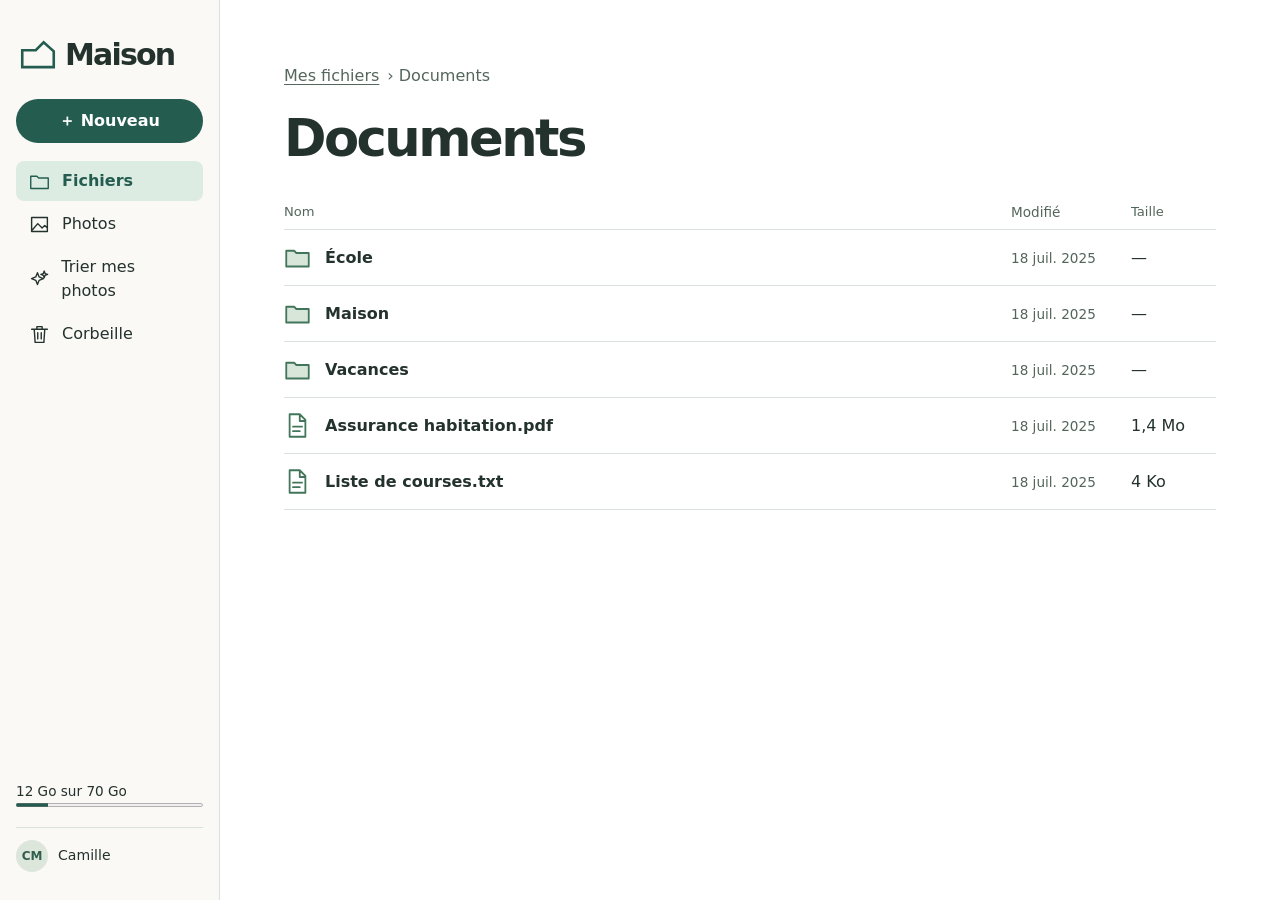
<file: docs/maison/index.html>
<!doctype html>
<html lang="fr">
  <head>
    <meta charset="utf-8" />
    <meta name="viewport" content="width=device-width,initial-scale=1" />
    <title>Maison · Maquette</title>
    <link rel="stylesheet" href="maison.css" />
  </head>
  <body>
    <aside>
      <div class="brand">
        <svg
          viewBox="0 0 32 28"
          fill="none"
          stroke="currentColor"
          stroke-width="2.3"
          aria-hidden="true"
        >
          <path d="M2 10h12l7-7 9 8v14H2z" /></svg
        >Maison
      </div>
      <button class="new" id="new">＋ Nouveau</button>
      <nav aria-label="Navigation principale">
        <button data-view="files">Fichiers</button
        ><button data-view="photos">Photos</button
        ><button data-view="review">Trier mes photos</button
        ><button data-view="trash">Corbeille</button>
      </nav>
      <div class="usage">
        12 Go sur 70 Go<progress
          value="12"
          max="70"
          aria-label="Quota fictif"
        ></progress>
      </div>
      <div class="workspace"><b class="initials">CM</b> Camille</div>
    </aside>
    <main>
      <article id="view"></article>
      <p id="status" role="status"></p>
    </main>
    <dialog id="modal">
      <div id="details"></div>
      <div class="actions"><button id="close">Fermer</button></div>
    </dialog>
    <script src="maison.js"></script>
  </body>
</html>
</file>
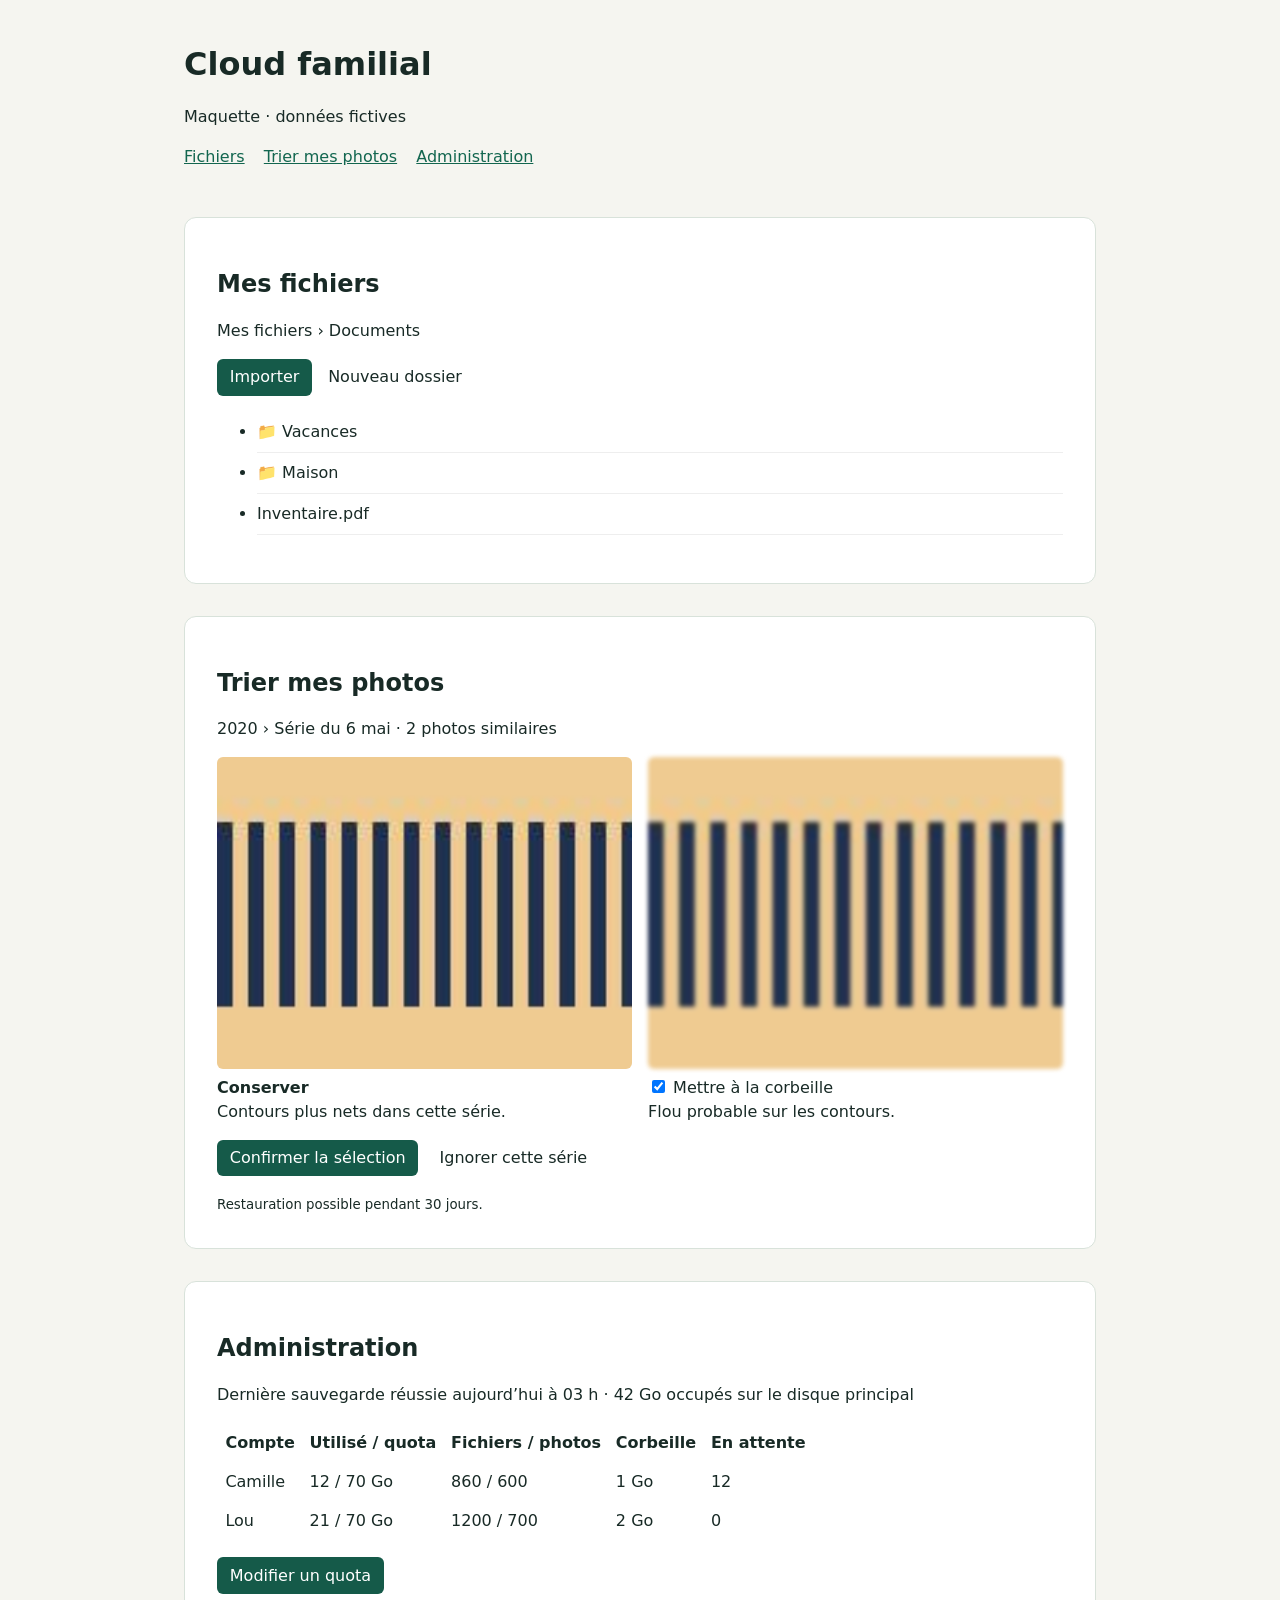
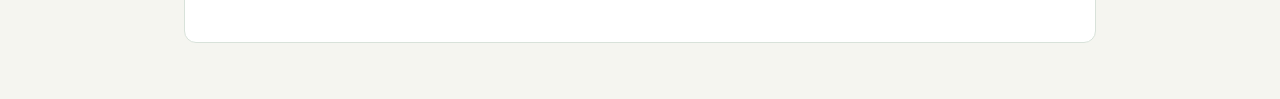
<file: docs/ecrans.html>
<!doctype html>
<html lang="fr"><meta charset="utf-8"><meta name="viewport" content="width=device-width,initial-scale=1">
<title>Cloud familial · maquette des trois écrans</title>
<style>
*{box-sizing:border-box}body{margin:0;background:#f5f5f0;color:#182a26;font:16px/1.5 system-ui,sans-serif}header,main{max-width:960px;margin:auto;padding:1.5rem}nav{display:flex;gap:1.2rem;flex-wrap:wrap}nav a{color:#12664f}section{background:white;border:1px solid #d8e2da;border-radius:12px;padding:clamp(1rem,4vw,2rem);margin:0 0 2rem}h1,h2{line-height:1.2}img{width:100%;border-radius:6px}figure{margin:0}figure+figure img{filter:blur(2px)}.pair{display:grid;grid-template-columns:repeat(2,minmax(0,1fr));gap:1rem}.action{display:inline-block;background:#155a49;color:white;border-radius:6px;padding:.4rem .8rem}li{padding:.5rem 0;border-bottom:1px solid #eee}th,td{text-align:left;padding:.4rem}.scroll{overflow-x:auto}
</style>
<header><h1>Cloud familial</h1><p>Maquette · données fictives</p><nav><a href="#fichiers">Fichiers</a><a href="#tri">Trier mes photos</a><a href="#admin">Administration</a></nav></header>
<main><section id="fichiers"><h2>Mes fichiers</h2><p>Mes fichiers › Documents</p><span class="action">Importer</span>　Nouveau dossier
<ul><li>📁 Vacances</li><li>📁 Maison</li><li>Inventaire.pdf</li></ul></section>
<section id="tri"><h2>Trier mes photos</h2><p>2020 › Série du 6 mai · 2 photos similaires</p><div class="pair">
<figure><img src="../tests/mire.jpg" alt="Mire aux contours nets"><figcaption><b>Conserver</b><br>Contours plus nets dans cette série.</figcaption></figure>
<figure><img src="../tests/mire.jpg" alt="Même mire avec un flou simulé"><figcaption><label><input type="checkbox" checked> Mettre à la corbeille</label><br>Flou probable sur les contours.</figcaption></figure></div><p><span class="action">Confirmer la sélection</span>　 Ignorer cette série</p><small>Restauration possible pendant 30 jours.</small></section>
<section id="admin"><h2>Administration</h2><p>Dernière sauvegarde réussie aujourd’hui à 03 h · 42 Go occupés sur le disque principal</p><div class="scroll"><table><thead><tr><th>Compte</th><th>Utilisé / quota</th><th>Fichiers / photos</th><th>Corbeille</th><th>En attente</th></tr></thead><tbody><tr><td>Camille</td><td>12 / 70 Go</td><td>860 / 600</td><td>1 Go</td><td>12</td></tr><tr><td>Lou</td><td>21 / 70 Go</td><td>1200 / 700</td><td>2 Go</td><td>0</td></tr></tbody></table></div><p><span class="action">Modifier un quota</span></p></section></main></html>
</file>
<file: docs/maison/maison.css>
:root {
  --pin: #245d50;
  --sauge: #ddece3;
  --fond: #faf9f6;
  --encre: #24322e;
  --ligne: #dbe1dc;
}
* {
  box-sizing: border-box;
}
body {
  margin: 0;
  background: var(--fond);
  color: var(--encre);
  font:
    16px/1.5 system-ui,
    sans-serif;
  display: grid;
  grid-template-columns: 220px 1fr;
  min-height: 100vh;
}
aside {
  padding: 28px 16px;
  display: flex;
  flex-direction: column;
  gap: 18px;
  border-right: 1px solid var(--ligne);
}
.brand {
  font-size: 30px;
  font-weight: 700;
  letter-spacing: -0.06em;
  display: flex;
  align-items: center;
  gap: 9px;
}
.brand svg {
  width: 36px;
  color: var(--pin);
}
button,
select,
input {
  font: inherit;
  color: inherit;
}
button,
.pick {
  cursor: pointer;
  background: white;
  border: 1px solid var(--ligne);
  border-radius: 8px;
  padding: 8px 13px;
}
.new,
.primary {
  background: var(--pin);
  color: white;
  border: 0;
}
.new {
  border-radius: 24px;
}
.primary:disabled {
  opacity: 0.45;
  cursor: default;
}
button:focus-visible,
input:focus-visible,
a:focus-visible {
  outline: 3px solid #537baf;
  outline-offset: 2px;
}
nav {
  display: grid;
  gap: 3px;
}
nav button {
  background: transparent;
  border: 0;
  text-align: left;
}
nav [aria-current] {
  background: var(--sauge);
  color: var(--pin);
  font-weight: 650;
}
.usage {
  margin-top: auto;
  font-size: 0.85rem;
}
.usage progress {
  display: block;
  width: 100%;
  height: 8px;
  accent-color: var(--pin);
}
main {
  padding: clamp(18px, 5vw, 72px);
  background: white;
  min-width: 0;
}
main > * {
  max-width: 1050px;
}
h1 {
  font-size: clamp(32px, 4vw, 52px);
  line-height: 1.1;
  letter-spacing: -0.05em;
  margin: 22px 0 28px;
}
h2 {
  font-size: 1.2rem;
}
.crumb {
  display: flex;
  gap: 8px;
  flex-wrap: wrap;
  align-items: center;
  color: #55665d;
}
.crumb button,
.name {
  border: 0;
  background: none;
  padding: 0;
  text-align: left;
}
.crumb button {
  text-decoration: underline;
  text-underline-offset: 3px;
}
.row {
  display: grid;
  grid-template-columns: minmax(0, 1fr) 110px 85px;
  gap: 10px;
  align-items: center;
  min-height: 56px;
  border-bottom: 1px solid var(--ligne);
}
.row.head {
  font-size: 0.82rem;
  color: #53665c;
  min-height: 36px;
}
.name {
  font-weight: 560;
  overflow-wrap: anywhere;
}
.type {
  font-size: 0.85rem;
  color: #53665c;
}
.folder {
  color: #42765a;
  margin-right: 8px;
}
.pair {
  display: grid;
  grid-template-columns: 1fr 1fr;
  gap: clamp(10px, 2vw, 24px);
}
figure {
  margin: 0;
  min-width: 0;
}
figure button {
  display: block;
  width: 100%;
  padding: 0;
  overflow: hidden;
  border: 0;
  border-radius: 9px;
  background: #e8f1eb;
}
figure img {
  width: 100%;
  aspect-ratio: 1.55;
  object-fit: cover;
  display: block;
}
.soft {
  filter: blur(2.5px);
  transform: scale(1.02);
}
figcaption {
  padding-top: 10px;
}
figcaption p {
  margin: 6px 0;
  font-size: 0.9rem;
}
.keep {
  background: var(--sauge);
  color: var(--pin);
  border-radius: 6px;
  padding: 2px 6px;
}
input[type="checkbox"] {
  accent-color: var(--pin);
}
.actions {
  margin-top: 22px;
  display: flex;
  gap: 10px;
  flex-wrap: wrap;
}
.hint {
  color: #53665c;
  font-size: 0.88rem;
}
.pick {
  display: inline-flex;
  align-items: center;
  margin: 8px 0;
}
.pick:focus-within {
  outline: 2px solid var(--pin);
}
.pick input {
  width: 1px;
  height: 1px;
  opacity: 0;
}
.empty {
  background: var(--fond);
  padding: 16px;
  border-radius: 8px;
}
dialog {
  border: 1px solid var(--ligne);
  border-radius: 12px;
  max-width: min(720px, 95vw);
  color: inherit;
}
dialog::backdrop {
  background: #14251c77;
}
dialog img {
  max-width: 100%;
  max-height: 65vh;
  display: block;
}
dialog input[type="text"] {
  max-width: 100%;
  padding: 7px;
}
#status {
  min-height: 1.5em;
  color: var(--pin);
}
[hidden] {
  display: none !important;
}
@media (max-width: 720px) {
  body {
    display: block;
  }
  aside {
    padding: 8px 16px;
    border: 0;
    border-bottom: 1px solid var(--ligne);
    flex-direction: row;
    align-items: center;
    justify-content: space-between;
  }
  aside .brand {
    font-size: 23px;
  }
  .usage {
    display: none;
  }
  nav {
    z-index: 1;
    position: fixed;
    bottom: 0;
    left: 0;
    right: 0;
    background: var(--fond);
    border-top: 1px solid var(--ligne);
    display: flex;
    justify-content: space-around;
    padding: 8px 3px max(8px, env(safe-area-inset-bottom));
  }
  nav button {
    font-size: 0.82rem;
    padding: 8px;
  }
  .new {
    font-size: 0.9rem;
  }
  main {
    min-height: calc(100vh - 55px);
    padding: 24px 14px 88px;
  }
  .row {
    grid-template-columns: 1fr 75px;
  }
  .row .type {
    display: none;
  }
  .pair img {
    aspect-ratio: 1.12;
  }
  figcaption p {
    font-size: 0.8rem;
  }
  .actions button {
    flex: auto;
  }
}
.sym {
  width: 21px;
  height: 21px;
  fill: none;
  stroke: currentColor;
  stroke-linejoin: round;
  stroke-linecap: round;
  stroke-width: 1.6;
  vertical-align: middle;
}
.folder .sym {
  width: 27px;
  height: 27px;
}
.folder:has(path[d^="M2 "]) .sym {
  fill: #d7e6d8;
}
.name {
  display: flex;
  align-items: center;
  gap: 6px;
}
nav button {
  display: flex;
  gap: 12px;
  align-items: center;
}
figure button:hover img {
  opacity: 0.92;
}
button:not(:disabled):hover,
.pick:hover {
  box-shadow: inset 0 0 0 30rem #65877612;
}
.new {
  font-weight: 600;
  min-height: 44px;
}
aside {
  height: 100vh;
  position: sticky;
  top: 0;
}
.brand {
  padding: 4px;
}
.hint {
  max-width: 58ch;
}
.initials {
  background: #dce6da;
  color: #315e4e;
  border-radius: 100%;
  width: 32px;
  height: 32px;
  display: inline-grid;
  place-items: center;
  font-size: 12px;
  font-weight: 650;
}
.workspace {
  display: flex;
  gap: 10px;
  align-items: center;
  border-top: 1px solid var(--ligne);
  padding-top: 12px;
  font-size: 0.88rem;
}
.row:hover:not(.head) {
  background: #f7f9f6;
}
@media (max-width: 720px) {
  aside {
    height: auto;
    position: static;
  }
  .workspace {
    display: none;
  }
  nav button {
    flex-direction: column;
    align-items: center;
    gap: 2px;
  }
  nav button[data-view="review"] {
    font-size: 0;
  }
  nav button[data-view="review"]:after {
    content: "Trier";
    font-size: 0.82rem;
  }
  #new:not([hidden]) {
    display: grid;
    place-content: center;
    position: fixed;
    right: 16px;
    bottom: 80px;
    width: 52px;
    height: 52px;
    font-size: 0;
    z-index: 1;
    box-shadow: 0 2px 6px #20352a25;
  }
  #new:after {
    content: "+";
    font-size: 28px;
  }
  .row .name {
    font-size: 0.94rem;
  }
}
</file>
